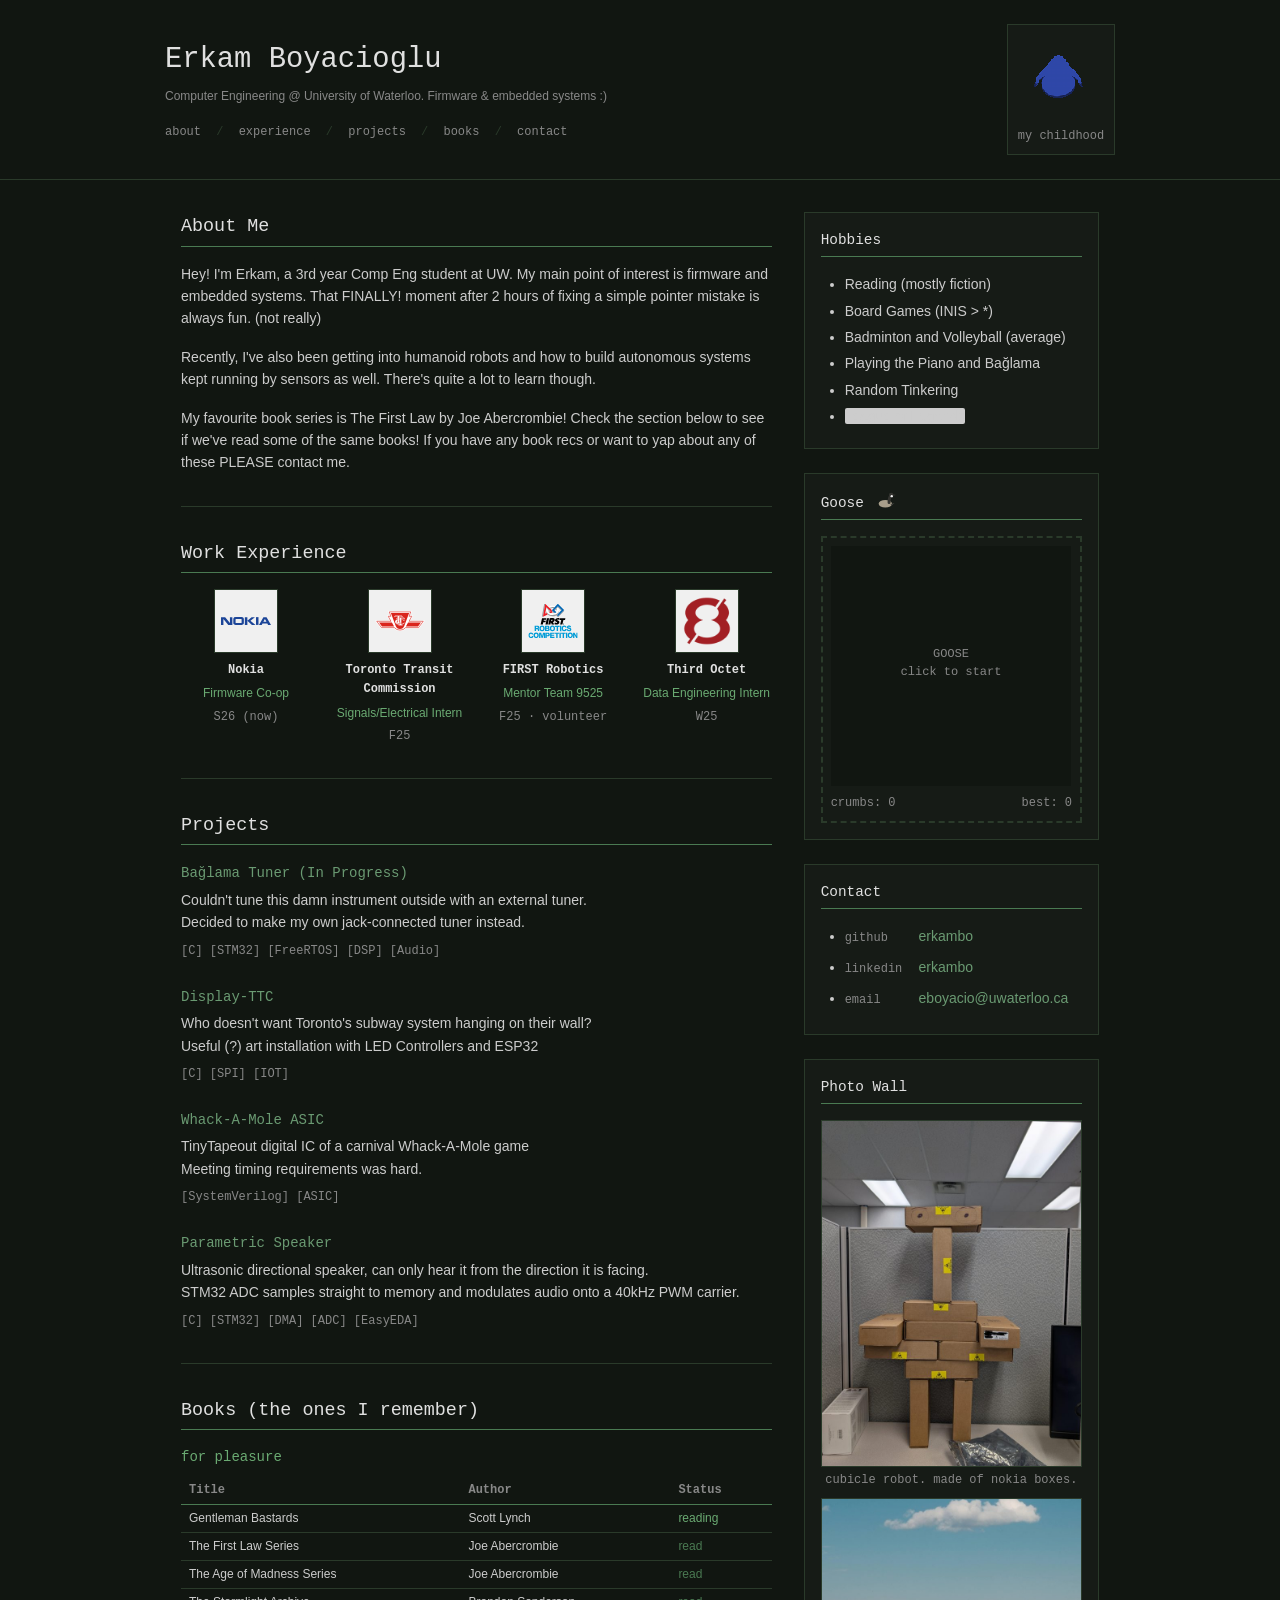
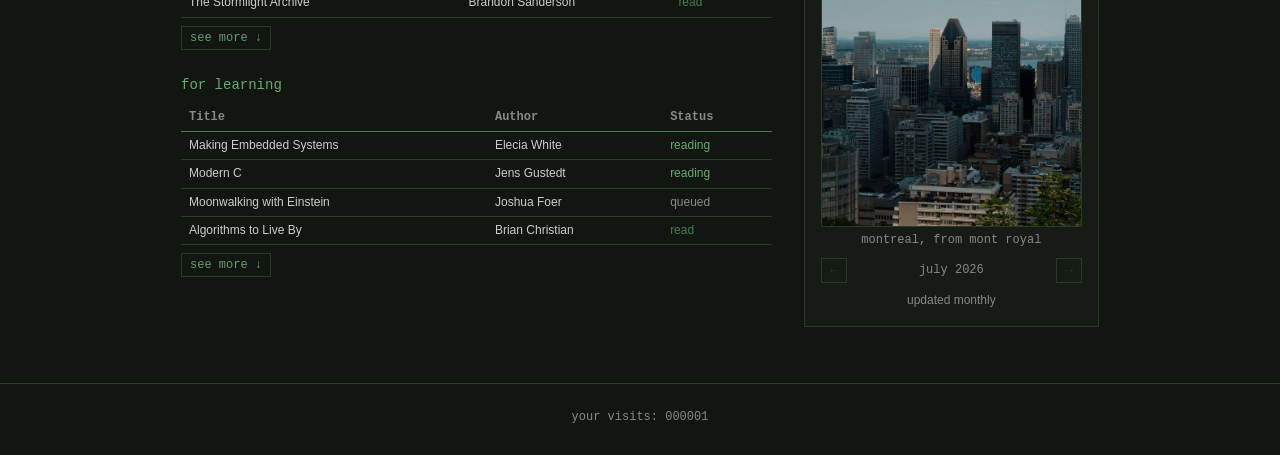
<file: index.html>
<!DOCTYPE html>
<html lang="en">
<head>
  <meta charset="UTF-8">
  <meta name="viewport" content="width=device-width, initial-scale=1.0">
  <title>Erkam Boyacioglu</title>
  <meta name="description" content="Erkam Boyacioglu, Computer Engineering student at the University of Waterloo.">

  <!-- Link Posting -->
  <meta property="og:title" content="Erkam Boyacioglu">
  <meta property="og:description" content="Computer Engineering @ University of Waterloo. Firmware and embedded systems.">
  <meta property="og:type" content="website">
  <meta name="theme-color" content="#111611">

  <link rel="icon" href="images/favicon.svg" type="image/svg+xml">
  <link rel="stylesheet" href="style.css">
</head>
<body>

  <header class="header">
    <div class="header-inner">
      <div class="header-text">
        <h1>Erkam Boyacioglu</h1>
        <p class="tagline">Computer Engineering @ University of Waterloo. Firmware & embedded systems :)</p>
        <nav class="nav">
          <a href="#about">about</a>
          <span class="nav-sep">/</span>
          <a href="#experience">experience</a>
          <span class="nav-sep">/</span>
          <a href="#projects">projects</a>
          <span class="nav-sep">/</span>
          <a href="#books">books</a>
          <span class="nav-sep">/</span>
          <a href="#contact">contact</a>
        </nav>
      </div>
      <div class="penguin-box">
        <img class="header-penguin" src="images/penguin.gif" alt="dancing penguin">
        <span class="penguin-caption">my childhood</span>
      </div>
    </div>
  </header>

  <div class="page">
    <div class="layout">

      <main class="main">

        <section class="section" id="about">
          <h2>About Me</h2>
          <p>
            Hey! I'm Erkam, a 3rd year Comp Eng student at UW. My main point of interest is
            firmware and embedded systems. That FINALLY! moment after 2 hours of fixing a
            simple pointer mistake is always fun. (not really)
          </p>
          <p>
            Recently, I've also been getting into humanoid robots and how to build autonomous
            systems kept running by sensors as well. There's quite a lot to learn though.
          </p>
          <p>
            My favourite book series is The First Law by Joe Abercrombie! Check the section
            below to see if we've read some of the same books! If you have any book recs or
            want to yap about any of these PLEASE contact me.
          </p>
        </section>

        <section class="section" id="experience">
          <h2>Work Experience</h2>

          <div class="exp-strip">
            <div class="exp-item">
              <img class="job-logo" src="images/nokia.svg" alt="Nokia logo">
              <span class="exp-company">Nokia</span>
              <span class="exp-role">Firmware Co-op</span>
              <span class="exp-term">S26 (now)</span>
            </div>

            <div class="exp-item">
              <img class="job-logo" src="images/ttc.svg" alt="Toronto Transit Commission logo">
              <span class="exp-company">Toronto Transit Commission</span>
              <span class="exp-role">Signals/Electrical Intern</span>
              <span class="exp-term">F25</span>
            </div>

            <div class="exp-item">
              <img class="job-logo" src="images/first.svg" alt="FIRST Robotics Competition logo">
              <span class="exp-company">FIRST Robotics</span>
              <span class="exp-role">Mentor Team 9525</span>
              <span class="exp-term">F25 · volunteer</span>
            </div>

            <div class="exp-item">
              <img class="job-logo" src="images/thirdoctet.png" alt="Third Octet logo">
              <span class="exp-company">Third Octet</span>
              <span class="exp-role">Data Engineering Intern</span>
              <span class="exp-term">W25</span>
            </div>
          </div>
        </section>

        <section class="section" id="projects">
          <h2>Projects</h2>

          <div class="project">
            <a href="#" class="project-name">Bağlama Tuner (In Progress)</a>
            <p class="project-desc">
              Couldn't tune this damn instrument outside with an external tuner.<br>
              Decided to make my own jack-connected tuner instead.
            </p>
            <span class="project-tags">[C] [STM32] [FreeRTOS] [DSP] [Audio]</span>
          </div>

          <div class="project">
            <a href="https://github.com/erkambo/DisplayTTC" class="project-name" target="_blank" rel="noopener">Display-TTC</a>
            <p class="project-desc">
              Who doesn't want Toronto's subway system hanging on their wall?<br>
              Useful (?) art installation with LED Controllers and ESP32
            </p>
            <span class="project-tags">[C] [SPI] [IOT]</span>
          </div>

          <div class="project">
            <a href="https://github.com/erkambo/TT_Whack_A_Mole_SKY" class="project-name" target="_blank" rel="noopener">Whack-A-Mole ASIC</a>
            <p class="project-desc">
              TinyTapeout digital IC of a carnival Whack-A-Mole game <br>
              Meeting timing requirements was hard.
            </p>
            <span class="project-tags">[SystemVerilog] [ASIC]</span>
          </div>

          <div class="project">
            <a href="https://drive.google.com/drive/folders/1IisuDQECQvtYK-EaD0oUk9ZENFJvVL59?usp=sharing" class="project-name" target="_blank" rel="noopener">Parametric Speaker</a>
            <p class="project-desc">
              Ultrasonic directional speaker, can only hear it from the direction it is facing.<br>
              STM32 ADC samples straight to memory and modulates audio onto a 40kHz PWM carrier.
            </p>
            <span class="project-tags">[C] [STM32] [DMA] [ADC] [EasyEDA]</span>
          </div>
        </section>

        <section class="section" id="books">
          <h2>Books (the ones I remember)</h2>

          <div class="books-sub">
            <h3>for pleasure</h3>
            <table class="books-table">
              <thead>
                <tr>
                  <th>Title</th>
                  <th>Author</th>
                  <th>Status</th>
                </tr>
              </thead>
              <tbody>
                <tr>
                  <td>Gentleman Bastards</td>
                  <td>Scott Lynch</td>
                  <td class="status-reading">reading</td>
                </tr>
                <tr>
                  <td>The First Law Series</td>
                  <td>Joe Abercrombie</td>
                  <td class="status-read">read</td>
                </tr>
                <tr>
                  <td>The Age of Madness Series</td>
                  <td>Joe Abercrombie</td>
                  <td class="status-read">read</td>
                </tr>
                <tr>
                  <td>The Stormlight Archive</td>
                  <td>Brandon Sanderson</td>
                  <td class="status-read">read</td>
                </tr>
                <tr class="extra">
                  <td>3 Body Problem Series</td>
                  <td>Cixin Liu</td>
                  <td class="status-read">read</td>
                </tr>

                <tr class="extra">
                  <td>Hobbit + Lord of The Rings</td>
                  <td>J.R.R. Tolkien</td>
                  <td class="status-read">read</td>
                </tr>

                <tr class="extra">
                  <td>Crime and Punishment</td>
                  <td>Fyodor D.</td>
                  <td class="status-read">read</td>
                </tr>

                <tr class="extra">
                  <td>The Black Company Series</td>
                  <td>Glen Cook</td>
                  <td class="status-read">read</td>
                </tr>

                <tr class="extra">
                  <td>The Powdermage Series</td>
                  <td>Brian McClellan</td>
                  <td class="status-read">read</td>
                </tr>

                <tr class="extra">
                  <td>The Acts of Caine Series</td>
                  <td>Matthew Stover</td>
                  <td class="status-read">read</td>
                </tr>

                <tr class="extra">
                  <td>King of Thorns Series</td>
                  <td>Mark Lawrence</td>
                  <td class="status-read">read</td>
                </tr>


                <tr class="extra">
                  <td>Dune (Books 1-2)</td>
                  <td>Frank Herbert</td>
                  <td class="status-read">read</td>
                </tr>

                <tr class="extra">
                  <td>The Kite Runner + Thousand Splendid Suns</td>
                  <td>Khaled Hosseini</td>
                  <td class="status-read">read</td>
                </tr>

                <tr class="extra">
                  <td>1984</td>
                  <td>George Orwell</td>
                  <td class="status-read">read</td>
                </tr>

              
                <tr class="extra">
                  <td>Watership Down</td>
                  <td>Richard Adams</td>
                  <td class="status-read">read</td>
                </tr>

              
                <tr class="extra">
                  <td>World War Z</td>
                  <td>Max Brooks</td>
                  <td class="status-read">read</td>
                </tr>
            
                <tr class="extra">
                  <td>The Alchemist</td>
                  <td>Paulo Coelho</td>
                  <td class="status-read">read</td>
                </tr>
              

              </tbody>
            </table>
            <button class="see-more">see more ↓</button>
          </div>

          <div class="books-sub">
            <h3>for learning</h3>
            <table class="books-table">
              <thead>
                <tr>
                  <th>Title</th>
                  <th>Author</th>
                  <th>Status</th>
                </tr>
              </thead>
              <tbody>
                <tr>
                  <td>Making Embedded Systems</td>
                  <td>Elecia White</td>
                  <td class="status-reading">reading</td>
                </tr>
                <tr>
                  <td>Modern C</td>
                  <td>Jens Gustedt</td>
                  <td class="status-reading">reading</td>
                </tr>
                <tr>
                  <td>Moonwalking with Einstein</td>
                  <td>Joshua Foer</td>
                  <td class="status-queued">queued</td>
                </tr>
                <tr>
                  <td>Algorithms to Live By</td>
                  <td>Brian Christian</td>
                  <td class="status-read">read</td>
                </tr>

                <tr class="extra">
                  <td>Atomic Habits</td>
                  <td>James Clear</td>
                  <td class="status-read">read</td>
                </tr>

              </tbody>
            </table>
            <button class="see-more">see more ↓</button>
          </div>
        </section>

      </main>

      <aside class="sidebar">

        <div class="sidebar-block">
          <h2>Hobbies</h2>
          <ul>
            <li>Reading (mostly fiction)</li>
            <li>Board Games (INIS > *)</li>
            <li>Badminton and Volleyball (average)</li>
            <li>Playing the Piano and Bağlama</li>
            <li>Random Tinkering</li>
            <li><span class="spoiler">League of Legends</span></li>
          </ul>
        </div>

        <div class="sidebar-block">
          <h2>Goose
            <svg class="goose-icon" viewBox="0 0 24 24" width="20" height="20" aria-hidden="true">
              <ellipse cx="10" cy="16.5" rx="8" ry="4.5" fill="#a89e8a"/>
              <path d="M16 17 L21 15.5 L17.5 18.5 Z" fill="#4a4a44"/>
              <path d="M14.5 15 Q14.5 9 16.5 7" stroke="#33332f" stroke-width="3.6" fill="none" stroke-linecap="round"/>
              <circle cx="17" cy="6" r="2.8" fill="#33332f"/>
              <path d="M19.6 5.2 L22.8 6 L19.6 6.8 Z" fill="#33332f"/>
              <circle cx="17.7" cy="7.4" r="1.4" fill="#f5f5f5"/>
            </svg>
          </h2>
          <div class="game-box">
            <canvas id="goose-canvas" width="480" height="480"></canvas>
            <div class="game-status">
              <span id="goose-score">crumbs: 0</span>
              <span id="goose-best">best: 0</span>
            </div>
            <form id="goose-entry" hidden>
              <label for="goose-initials">initials:</label>
              <input id="goose-initials" maxlength="3" size="3" autocomplete="off" placeholder="AAA">
              <button type="submit">ok</button>
            </form>
            <ol id="goose-board"></ol>
          </div>
        </div>

        <div class="sidebar-block" id="contact">
          <h2>Contact</h2>
          <ul class="contact-list">
            <li><span class="contact-label">github</span> <a href="https://github.com/erkambo" target="_blank" rel="noopener">erkambo</a></li>
            <li><span class="contact-label">linkedin</span> <a href="https://linkedin.com/in/erkambo" target="_blank" rel="noopener">erkambo</a></li>
            <li><span class="contact-label">email</span> <a href="mailto:eboyacio@uwaterloo.ca">eboyacio@uwaterloo.ca</a></li>
          </ul>
        </div>

        <div class="sidebar-block">
          <h2>Photo Wall</h2>
          <div id="wall-photos"></div>
          <div class="wall-nav">
            <button class="wall-arrow" id="wall-prev" aria-label="older wall">&larr;</button>
            <span id="wall-label"></span>
            <button class="wall-arrow" id="wall-next" aria-label="newer wall">&rarr;</button>
          </div>
          <p class="photo-caption">updated monthly</p>
        </div>

      </aside>

    </div>
  </div>

  <footer class="footer">
    <div class="hit-counter">your visits: <span id="hit-count">000000</span></div>
  </footer>

  <script src="script.js"></script>
</body>
</html>
</file>
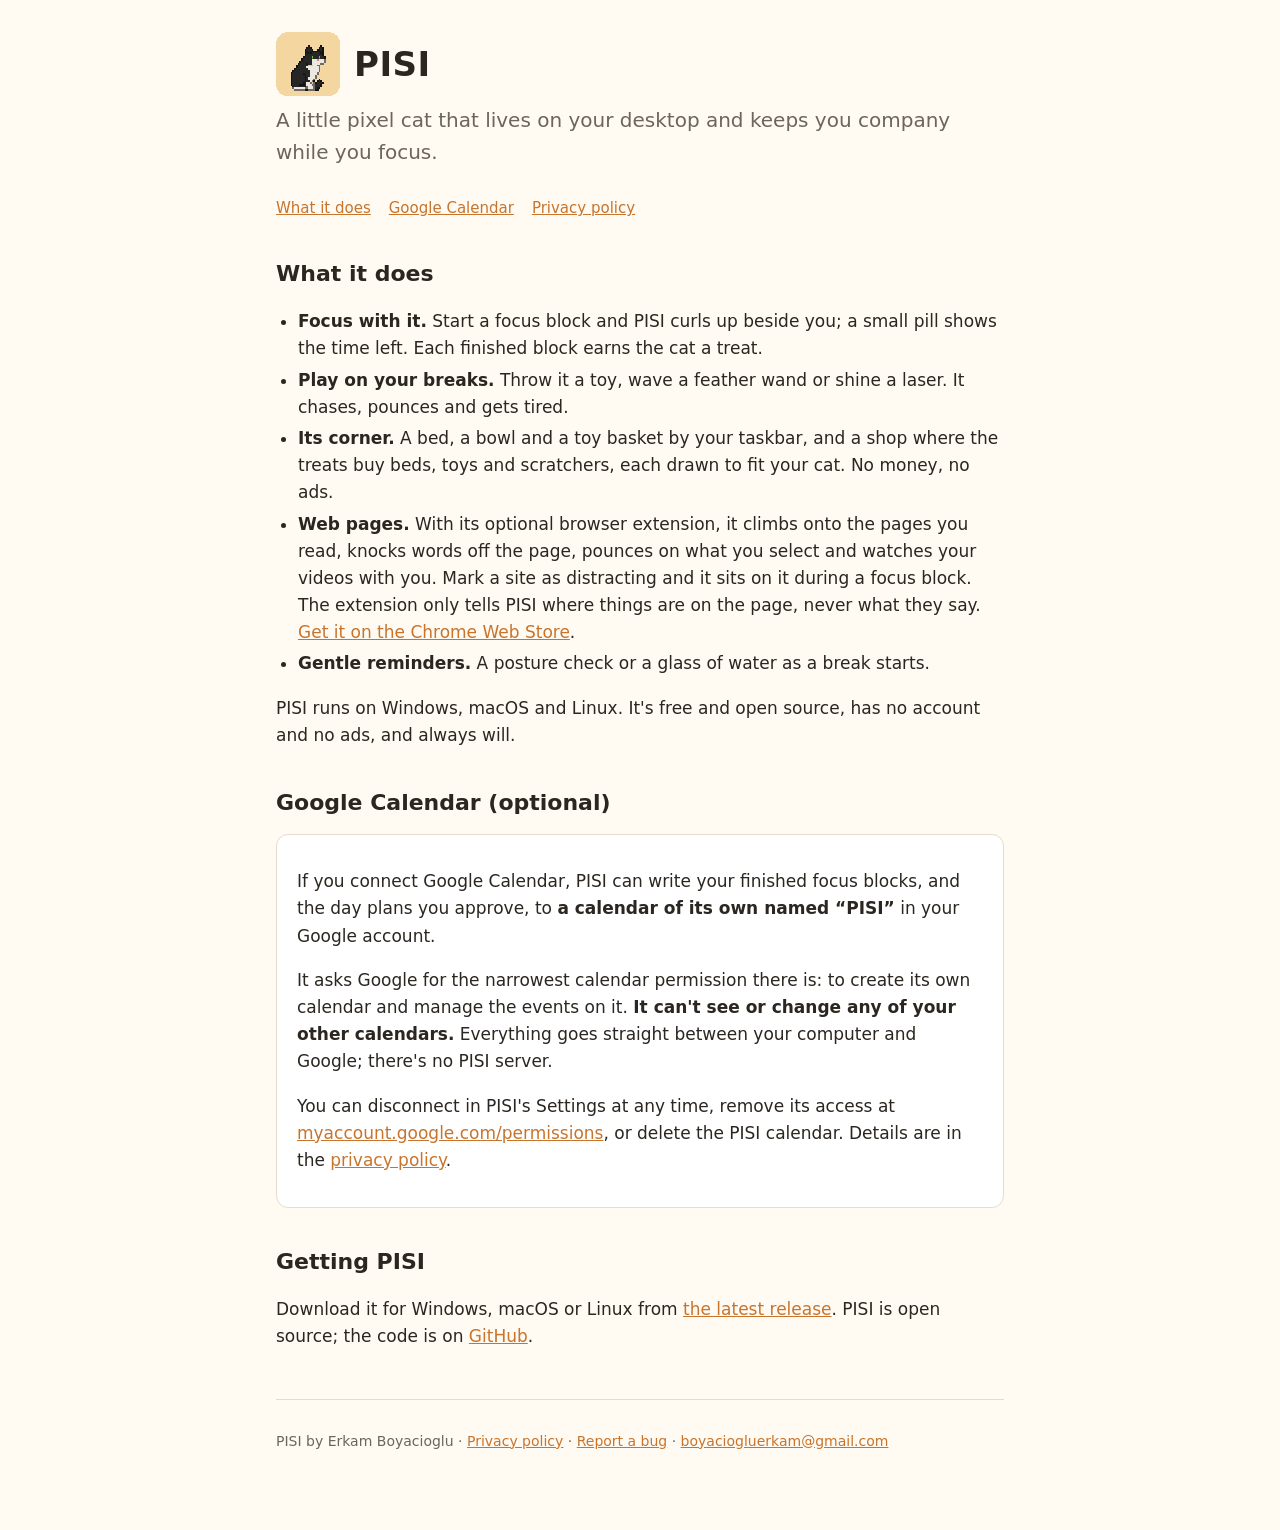
<file: pisi/index.html>
<!doctype html>
<html lang="en">
<head>
  <meta charset="utf-8">
  <meta name="viewport" content="width=device-width, initial-scale=1">
  <title>PISI · a desktop cat</title>
  <meta name="description" content="PISI is a free pixel cat that lives on your desktop and keeps you company while you focus.">
  <link rel="icon" href="pisi.png">
  <link rel="stylesheet" href="style.css">
</head>
<body>
<main>
  <header class="top">
    <img src="pisi.png" alt="PISI, a tuxedo pixel-art cat, sitting">
    <h1>PISI</h1>
  </header>
  <p class="tagline">A little pixel cat that lives on your desktop and keeps you company while you focus.</p>
  <nav><a href="#what">What it does</a><a href="#calendar">Google Calendar</a><a href="privacy/">Privacy policy</a></nav>

  <h2 id="what">What it does</h2>
  <ul>
    <li><strong>Focus with it.</strong> Start a focus block and PISI curls up beside you; a small pill
      shows the time left. Each finished block earns the cat a treat.</li>
    <li><strong>Play on your breaks.</strong> Throw it a toy, wave a feather wand or shine a laser.
      It chases, pounces and gets tired.</li>
    <li><strong>Its corner.</strong> A bed, a bowl and a toy basket by your taskbar, and a shop where
      the treats buy beds, toys and scratchers, each drawn to fit your cat. No money, no ads.</li>
    <li><strong>Web pages.</strong> With its optional browser extension, it climbs onto the pages you
      read, knocks words off the page, pounces on what you select and watches your videos with
      you. Mark a site as distracting and it sits on it during a focus block. The extension only
      tells PISI where things are on the page, never what they say.
      <a href="https://chromewebstore.google.com/detail/pisi-desktop-pet/aghakdlloghojgociilficjhadgilnlh">Get it on the Chrome Web Store</a>.</li>
    <li><strong>Gentle reminders.</strong> A posture check or a glass of water as a break starts.</li>
  </ul>
  <p>PISI runs on Windows, macOS and Linux. It's free and open source, has no account and no ads, and always will.</p>

  <h2 id="calendar">Google Calendar (optional)</h2>
  <div class="card">
    <p>If you connect Google Calendar, PISI can write your finished focus blocks, and the day plans
      you approve, to <strong>a calendar of its own named “PISI”</strong> in your Google account.</p>
    <p>It asks Google for the narrowest calendar permission there is: to create its own calendar and
      manage the events on it. <strong>It can't see or change any of your other calendars.</strong>
      Everything goes straight between your computer and Google; there's no PISI server.</p>
    <p>You can disconnect in PISI's Settings at any time, remove its access at
      <a href="https://myaccount.google.com/permissions">myaccount.google.com/permissions</a>,
      or delete the PISI calendar. Details are in the <a href="privacy/">privacy policy</a>.</p>
  </div>

  <h2>Getting PISI</h2>
  <p>Download it for Windows, macOS or Linux from
    <a href="https://github.com/erkambo/pisi/releases/latest">the latest release</a>.
    PISI is open source; the code is on <a href="https://github.com/erkambo/pisi">GitHub</a>.</p>

  <footer>
    <p>PISI by Erkam Boyacioglu · <a href="privacy/">Privacy policy</a> ·
      <a href="https://github.com/erkambo/pisi/issues/new/choose">Report a bug</a> ·
      <a href="mailto:boyaciogluerkam@gmail.com">boyaciogluerkam@gmail.com</a></p>
  </footer>
</main>
</body>
</html>
</file>
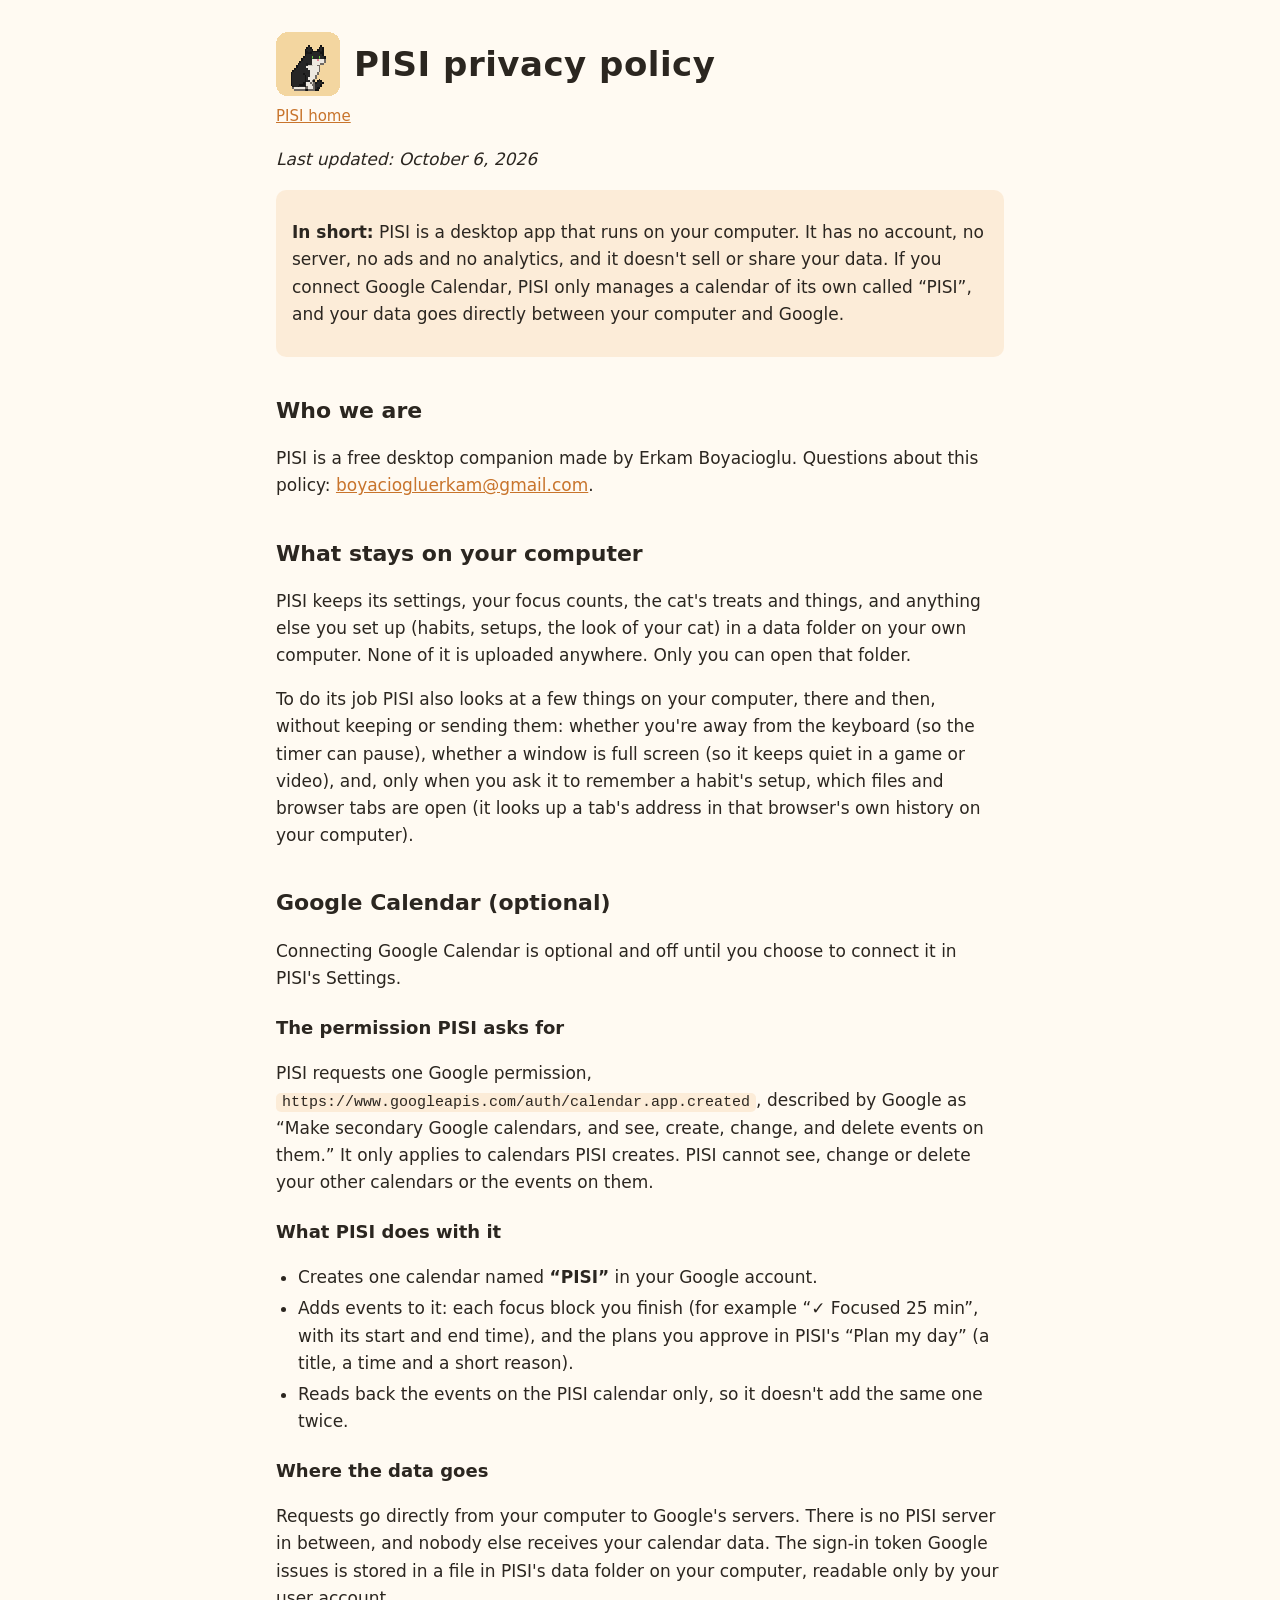
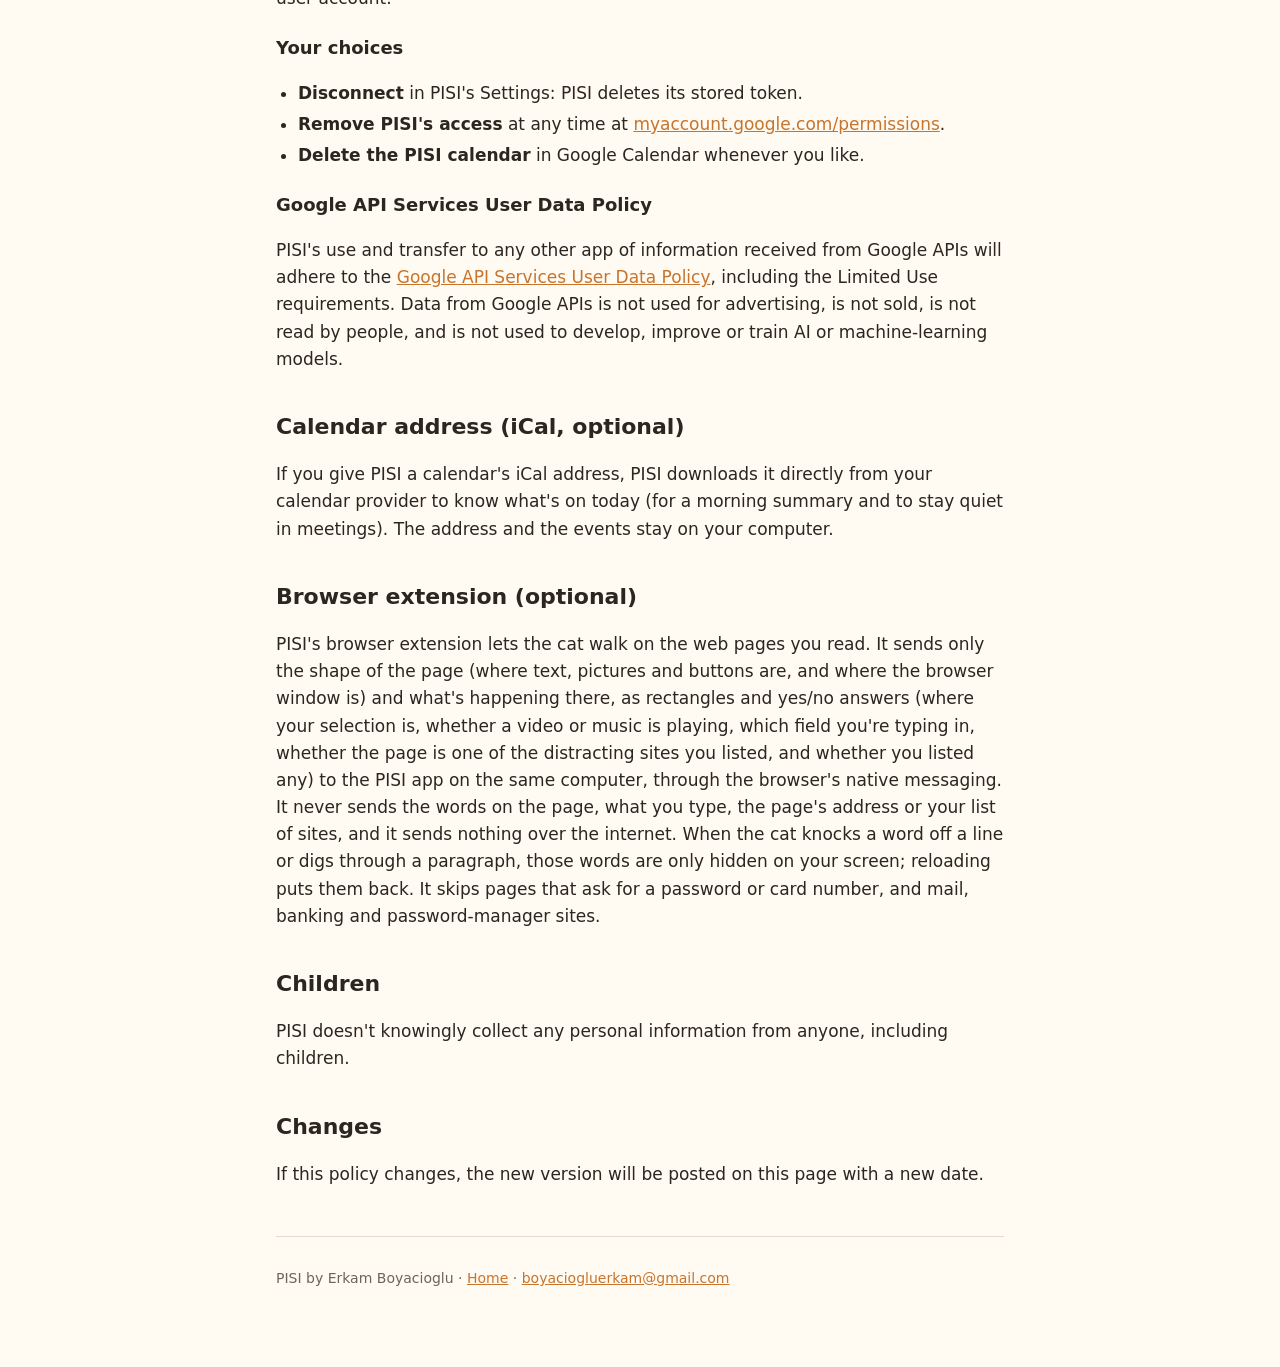
<file: pisi/privacy/index.html>
<!doctype html>
<html lang="en">
<head>
  <meta charset="utf-8">
  <meta name="viewport" content="width=device-width, initial-scale=1">
  <title>PISI · Privacy policy</title>
  <meta name="description" content="How PISI, a desktop cat, handles your data, including Google Calendar.">
  <link rel="icon" href="../pisi.png">
  <link rel="stylesheet" href="../style.css">
</head>
<body>
<main>
  <header class="top">
    <img src="../pisi.png" alt="PISI, a black pixel-art cat, sitting">
    <h1>PISI privacy policy</h1>
  </header>
  <nav><a href="../">PISI home</a></nav>
  <p><em>Last updated: October 6, 2026</em></p>

  <div class="note">
    <p><strong>In short:</strong> PISI is a desktop app that runs on your computer. It has no
      account, no server, no ads and no analytics, and it doesn't sell or share your data. If you
      connect Google Calendar, PISI only manages a calendar of its own called “PISI”, and your data
      goes directly between your computer and Google.</p>
  </div>

  <h2>Who we are</h2>
  <p>PISI is a free desktop companion made by Erkam Boyacioglu. Questions about this policy:
    <a href="mailto:boyaciogluerkam@gmail.com">boyaciogluerkam@gmail.com</a>.</p>

  <h2>What stays on your computer</h2>
  <p>PISI keeps its settings, your focus counts, the cat's treats and things, and anything else
    you set up (habits, setups, the look of your cat) in a data folder on your own computer. None
    of it is uploaded anywhere. Only you can open that folder.</p>
  <p>To do its job PISI also looks at a few things on your computer, there and then, without
    keeping or sending them: whether you're away from the keyboard (so the timer can pause),
    whether a window is full screen (so it keeps quiet in a game or video), and, only when you
    ask it to remember a habit's setup, which files and browser tabs are open (it looks up a
    tab's address in that browser's own history on your computer).</p>

  <h2>Google Calendar (optional)</h2>
  <p>Connecting Google Calendar is optional and off until you choose to connect it in PISI's
    Settings.</p>
  <h3>The permission PISI asks for</h3>
  <p>PISI requests one Google permission,
    <code>https://www.googleapis.com/auth/calendar.app.created</code>, described by Google as
    “Make secondary Google calendars, and see, create, change, and delete events on them.” It only
    applies to calendars PISI creates. PISI cannot see, change or delete your other calendars or
    the events on them.</p>
  <h3>What PISI does with it</h3>
  <ul>
    <li>Creates one calendar named <strong>“PISI”</strong> in your Google account.</li>
    <li>Adds events to it: each focus block you finish (for example “✓ Focused 25 min”, with its
      start and end time), and the plans you approve in PISI's “Plan my day” (a title, a time and
      a short reason).</li>
    <li>Reads back the events on the PISI calendar only, so it doesn't add the same one twice.</li>
  </ul>
  <h3>Where the data goes</h3>
  <p>Requests go directly from your computer to Google's servers. There is no PISI server in
    between, and nobody else receives your calendar data. The sign-in token Google issues is
    stored in a file in PISI's data folder on your computer, readable only by your user account.</p>
  <h3>Your choices</h3>
  <ul>
    <li><strong>Disconnect</strong> in PISI's Settings: PISI deletes its stored token.</li>
    <li><strong>Remove PISI's access</strong> at any time at
      <a href="https://myaccount.google.com/permissions">myaccount.google.com/permissions</a>.</li>
    <li><strong>Delete the PISI calendar</strong> in Google Calendar whenever you like.</li>
  </ul>
  <h3>Google API Services User Data Policy</h3>
  <p>PISI's use and transfer to any other app of information received from Google APIs will
    adhere to the
    <a href="https://developers.google.com/terms/api-services-user-data-policy">Google API Services
    User Data Policy</a>, including the Limited Use requirements. Data from Google APIs is not
    used for advertising, is not sold, is not read by people, and is not used to develop, improve
    or train AI or machine-learning models.</p>

  <h2>Calendar address (iCal, optional)</h2>
  <p>If you give PISI a calendar's iCal address, PISI downloads it directly from your calendar
    provider to know what's on today (for a morning summary and to stay quiet in meetings). The
    address and the events stay on your computer.</p>

  <h2>Browser extension (optional)</h2>
  <p>PISI's browser extension lets the cat walk on the web pages you read. It sends only the
    shape of the page (where text, pictures and buttons are, and where the browser window is) and
    what's happening there, as rectangles and yes/no answers (where your selection is, whether a
    video or music is playing, which field you're typing in, whether the page is one of the
    distracting sites you listed, and whether you listed any) to the PISI app on the same computer, through the browser's
    native messaging. It never sends the words on the page, what you type, the page's address or
    your list of sites, and it sends nothing over the internet. When the cat knocks a word
    off a line or digs through a paragraph, those words are only hidden on your screen;
    reloading puts them back. It skips pages that ask for a password or card number, and mail, banking and
    password-manager sites.</p>

  <h2>Children</h2>
  <p>PISI doesn't knowingly collect any personal information from anyone, including children.</p>

  <h2>Changes</h2>
  <p>If this policy changes, the new version will be posted on this page with a new date.</p>

  <footer>
    <p>PISI by Erkam Boyacioglu · <a href="../">Home</a> ·
      <a href="mailto:boyaciogluerkam@gmail.com">boyaciogluerkam@gmail.com</a></p>
  </footer>
</main>
</body>
</html>
</file>
<file: style.css>
:root {
  --bg: #111611;
  --bg-sidebar: #161b16;
  --border: #2a3a2a;
  --accent: #4a7a52;
  --accent-light: #6aaa72;
  --text: #cccccc;
  --text-muted: #888888;
  --text-heading: #e0e0e0;
  --link: #6a9a72;

  --space-xs: 4px;
  --space-sm: 8px;
  --space-md: 16px;
  --space-lg: 24px;
  --space-xl: 32px;
  --space-2xl: 48px;

  --font-heading: "Courier New", Courier, monospace;
  --font-body: Verdana, Geneva, sans-serif;
  --size-body: 0.875rem;
  --size-small: 0.75rem;
  --size-h1: 1.8rem;
  --size-h2: 1.15rem;
  --line-height: 1.6;
}

*, *::before, *::after {
  box-sizing: border-box;
  margin: 0;
  padding: 0;
}

body {
  background: var(--bg);
  color: var(--text);
  font-family: var(--font-body);
  font-size: var(--size-body);
  line-height: var(--line-height);
}

html {
  scroll-behavior: smooth;
}

a {
  color: var(--link);
  text-decoration: none;
}

a:hover {
  color: var(--accent-light);
  text-decoration: underline;
}

h1, h2, h3 {
  font-family: var(--font-heading);
  color: var(--text-heading);
  font-weight: normal;
}

h1 {
  font-size: var(--size-h1);
  margin-bottom: var(--space-xs);
}

h2 {
  font-size: var(--size-h2);
  border-bottom: 1px solid var(--accent);
  padding-bottom: var(--space-xs);
  margin-bottom: var(--space-md);
}

ul {
  list-style: none;
}

/* --- Header --- */

.header {
  border-bottom: 1px solid var(--border);
  padding: var(--space-lg) var(--space-md);
}

.header-inner {
  max-width: 950px;
  margin: 0 auto;
  display: flex;
  align-items: center;
  justify-content: space-between;
  gap: var(--space-md);
}

.penguin-box {
  flex-shrink: 0;
  display: flex;
  flex-direction: column;
  align-items: center;
  gap: var(--space-xs);
  border: 1px solid var(--border);
  background: var(--bg-sidebar);
  padding: var(--space-sm);
}

.header-penguin {
  width: 90px;
  display: block;
  image-rendering: pixelated;
}

.penguin-caption {
  font-family: var(--font-heading);
  font-size: var(--size-small);
  color: var(--text-muted);
}

.tagline {
  color: var(--text-muted);
  font-size: var(--size-small);
  margin-bottom: var(--space-md);
}

.nav {
  font-family: var(--font-heading);
  font-size: var(--size-small);
}

.nav a {
  color: var(--text-muted);
}

.nav a:hover {
  color: var(--accent-light);
}

.nav-sep {
  color: var(--border);
  margin: 0 var(--space-sm);
}

/* --- Layout --- */

.page {
  max-width: 950px;
  margin: 0 auto;
  padding: var(--space-xl) var(--space-md);
}

.layout {
  display: flex;
  gap: var(--space-xl);
}

.main {
  flex: 2;
  min-width: 0;
}

.sidebar {
  flex: 1;
  min-width: 0;
}

/* --- Main sections --- */

.section p + p {
  margin-top: var(--space-md);
}

.section {
  padding-bottom: var(--space-xl);
  margin-bottom: var(--space-xl);
  border-bottom: 1px solid var(--border);
}

.section:last-child {
  border-bottom: none;
  margin-bottom: 0;
}

/* --- Experience entries --- */

.exp-strip {
  display: flex;
  flex-wrap: wrap;
  gap: var(--space-md);
  justify-content: space-between;
}

.exp-item {
  display: flex;
  flex-direction: column;
  align-items: center;
  gap: var(--space-xs);
  text-align: center;
  width: 130px;
}

.job-logo {
  width: 64px;
  height: 64px;
  object-fit: contain;
  border: 1px solid var(--border);
  background: #f0f0f0; /* white badge so dark logos stay visible on the dark theme */
  padding: 6px;
  margin-bottom: var(--space-xs);
}

.exp-company {
  font-family: var(--font-heading);
  color: var(--text-heading);
  font-weight: bold;
  font-size: var(--size-small);
}

.exp-role {
  color: var(--accent-light);
  font-size: var(--size-small);
}

.exp-term {
  color: var(--text-muted);
  font-size: var(--size-small);
  font-family: var(--font-heading);
}

/* --- Project entries --- */

.project {
  margin-bottom: var(--space-lg);
}

.project:last-child {
  margin-bottom: 0;
}

.project-name {
  font-family: var(--font-heading);
  font-size: var(--size-body);
}

.project-desc {
  margin: var(--space-xs) 0;
}

.project-tags {
  color: var(--text-muted);
  font-family: var(--font-heading);
  font-size: var(--size-small);
}

/* --- Books table --- */

.books-sub {
  margin-bottom: var(--space-lg);
}

.books-sub:last-child {
  margin-bottom: 0;
}

.books-sub h3 {
  font-size: var(--size-body);
  color: var(--accent-light);
  margin-bottom: var(--space-sm);
}

.books-sub .extra {
  display: none;
}

.books-sub.expanded .extra {
  display: table-row;
}

.see-more {
  background: none;
  border: 1px solid var(--border);
  color: var(--link);
  font-family: var(--font-heading);
  font-size: var(--size-small);
  padding: var(--space-xs) var(--space-sm);
  margin-top: var(--space-sm);
  cursor: pointer;
}

.see-more:hover {
  color: var(--accent-light);
  border-color: var(--accent);
}

.books-table {
  width: 100%;
  border-collapse: collapse;
  font-size: var(--size-small);
}

.books-table th {
  font-family: var(--font-heading);
  color: var(--text-muted);
  text-align: left;
  border-bottom: 1px solid var(--accent);
  padding: var(--space-xs) var(--space-sm);
}

.books-table td {
  padding: var(--space-xs) var(--space-sm);
  border-bottom: 1px solid var(--border);
}

.books-table .status-read {
  color: var(--accent);
}

.books-table .status-reading {
  color: var(--accent-light);
}

.books-table .status-queued {
  color: var(--text-muted);
}

/* --- Sidebar blocks --- */

.sidebar-block {
  border: 1px solid var(--border);
  padding: var(--space-md);
  margin-bottom: var(--space-lg);
  background: var(--bg-sidebar);
}

.sidebar-block h2 {
  font-size: 0.9rem;
}

.sidebar-block ul {
  list-style: disc;
  padding-left: var(--space-lg);
}

.sidebar-block li {
  margin-bottom: var(--space-xs);
}

.spoiler {
  background: var(--text);
  color: var(--text);
  cursor: pointer;
  user-select: none;
  border-radius: 2px;
}

.spoiler.revealed {
  background: transparent;
  color: var(--text);
}

/* --- Game box --- */

.game-box {
  border: 2px dashed var(--border);
  padding: var(--space-sm);
  display: flex;
  flex-direction: column;
  align-items: center;
  gap: var(--space-sm);
  font-family: var(--font-heading);
  font-size: var(--size-small);
}

#goose-canvas {
  width: 240px; /* canvas is 480px internally, displayed at half size for crisp circles */
  max-width: 100%;
  background: var(--bg);
  touch-action: none;
  cursor: pointer;
}

.goose-icon {
  vertical-align: -3px;
  margin-left: var(--space-xs);
}

.game-status {
  width: 100%;
  display: flex;
  justify-content: space-between;
  color: var(--text-muted);
}

#goose-entry {
  width: 100%;
  display: flex;
  align-items: center;
  gap: var(--space-sm);
  color: var(--accent-light);
}

#goose-entry[hidden] {
  display: none; /* the display:flex above would otherwise override the hidden attribute */
}

#goose-entry input {
  width: 4ch;
  background: var(--bg);
  border: 1px solid var(--accent);
  color: var(--text-heading);
  font-family: var(--font-heading);
  font-size: var(--size-small);
  text-transform: uppercase;
  text-align: center;
  padding: var(--space-xs);
}

#goose-entry button {
  background: none;
  border: 1px solid var(--border);
  color: var(--link);
  font-family: var(--font-heading);
  font-size: var(--size-small);
  padding: var(--space-xs) var(--space-sm);
  cursor: pointer;
}

#goose-entry button:hover {
  color: var(--accent-light);
  border-color: var(--accent);
}

#goose-board {
  width: 100%;
  list-style: decimal;
  padding-left: var(--space-lg);
  color: var(--text);
  font-size: var(--size-small);
}

#goose-board:empty {
  display: none;
}

/* renders as "high scores — world" or "— this browser only" when offline */
#goose-board::before {
  content: "high scores — " attr(data-scope);
  display: block;
  margin: 0 0 var(--space-xs) calc(-1 * var(--space-lg));
  color: var(--text-muted);
  font-family: var(--font-heading);
}

#goose-board li {
  white-space: pre;
}

/* --- Photo wall --- */

.photo-placeholder {
  border: 1px solid var(--border);
  height: 150px;
  display: flex;
  align-items: center;
  justify-content: center;
  color: var(--text-muted);
  font-size: var(--size-small);
  margin-bottom: var(--space-sm);
}

.wall-figure {
  margin-bottom: var(--space-sm);
}

/* width/height attributes on the img give the browser the aspect ratio \ no fixed box height */
.wall-photo {
  display: block;
  width: 100%;
  height: auto;
  border: 1px solid var(--border);
}


.wall-figure figcaption {
  margin-top: var(--space-xs);
  color: var(--text-muted);
  font-size: var(--size-small);
  font-family: var(--font-heading);
  text-align: center;
}

.wall-nav {
  display: flex;
  justify-content: space-between;
  align-items: center;
  font-family: var(--font-heading);
  font-size: var(--size-small);
  color: var(--text-muted);
  margin-bottom: var(--space-sm);
}

.wall-arrow {
  background: none;
  border: 1px solid var(--border);
  color: var(--link);
  font-family: var(--font-heading);
  padding: var(--space-xs) var(--space-sm);
  cursor: pointer;
}

.wall-arrow:hover:not(:disabled) {
  color: var(--accent-light);
  border-color: var(--accent);
}

.wall-arrow:disabled {
  color: var(--border);
  cursor: default;
}

.photo-caption {
  color: var(--text-muted);
  font-size: var(--size-small);
  text-align: center;
}

/* --- Contact links --- */

.contact-list li {
  margin-bottom: var(--space-sm);
}

.contact-label {
  color: var(--text-muted);
  font-family: var(--font-heading);
  font-size: var(--size-small);
  display: inline-block;
  width: 70px;
}

/* --- Footer --- */

.footer {
  border-top: 1px solid var(--border);
  padding: var(--space-lg) var(--space-md);
  text-align: center;
  color: var(--text-muted);
  font-size: var(--size-small);
}

.hit-counter {
  font-family: var(--font-heading);
  margin-bottom: var(--space-xs);
}

/* --- Responsive --- */

@media (max-width: 700px) {
  .layout {
    flex-direction: column;
  }

  h1 {
    font-size: 1.4rem;
  }

  .job-header {
    flex-direction: column;
    gap: 0;
  }
}
</file>
<file: pisi/style.css>
:root { --bg: #fffaf2; --card: #ffffff; --ink: #2b2620; --quiet: #6d655c; --line: #e6dccd;
        --accent: #c8742c; --accent-soft: rgba(232, 148, 58, 0.14); }
@media (prefers-color-scheme: dark) {
  :root { --bg: #1f1b18; --card: #2a2420; --ink: #f1ebe2; --quiet: #b3a99c; --line: #3d362f;
          --accent: #e59a55; --accent-soft: rgba(229, 154, 85, 0.14); }
}
* { box-sizing: border-box; }
body { margin: 0; background: var(--bg); color: var(--ink);
       font: 17px/1.6 system-ui, -apple-system, "Segoe UI", sans-serif; }
main { max-width: 760px; margin: 0 auto; padding: 32px 16px 64px; }
header.top { display: flex; align-items: center; gap: 14px; margin-bottom: 8px; }
header.top img { width: 64px; height: 64px; image-rendering: pixelated; }
header.top h1 { margin: 0; font-size: 34px; letter-spacing: 0.5px; }
.tagline { font-size: 20px; color: var(--quiet); margin: 4px 0 28px; }
h2 { font-size: 22px; margin: 36px 0 8px; }
h3 { font-size: 18px; margin: 22px 0 4px; }
a { color: var(--accent); }
.card { background: var(--card); border: 1px solid var(--line); border-radius: 12px; padding: 16px 20px;
        margin: 14px 0; }
.note { background: var(--accent-soft); border-radius: 10px; padding: 12px 16px; }
ul { padding-left: 22px; }
li { margin: 4px 0; }
code { font-size: 15px; background: var(--accent-soft); padding: 1px 6px; border-radius: 5px;
       overflow-wrap: anywhere; }
nav { display: flex; gap: 18px; flex-wrap: wrap; font-size: 15px; margin-bottom: 18px; }
footer { margin-top: 48px; padding-top: 16px; border-top: 1px solid var(--line); color: var(--quiet);
         font-size: 14px; }
</file>
